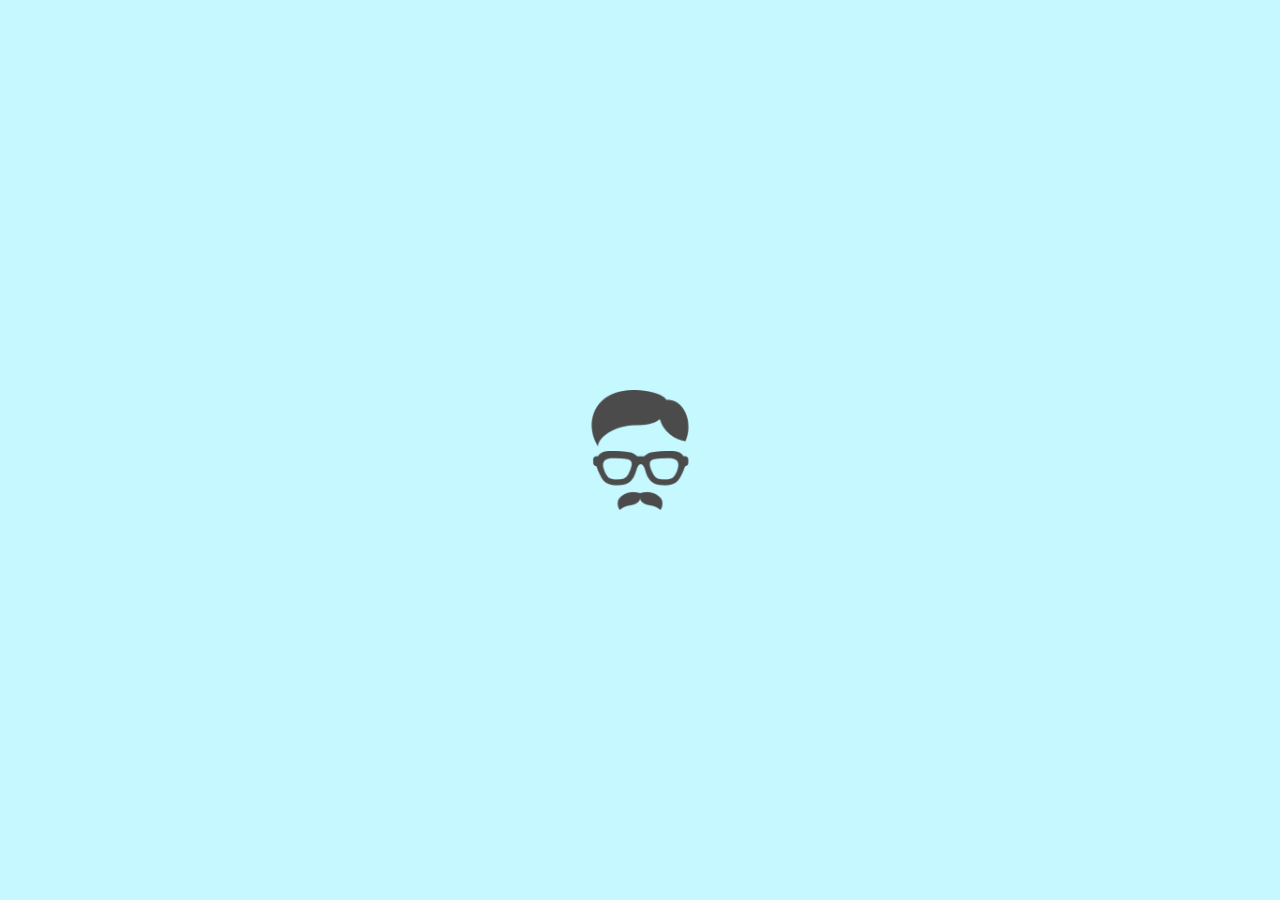
<file: docs/index.html>
<!DOCTYPE html>
<html>
<head>
    <meta charset="utf-8" />
    <title>ポートフォリオ 金澤知弘</title>
    <link rel="stylesheet" href="ポートフォリオ.css">
</head>

<body>
    <div class="shutter">
        <img src="Ptexture/icon.png" alt="ロゴ" class="logo"/>
      </div>
      <div class="img"></div>
    <header class="grovalNavigation">
        <div class="icon">
            <img src="Ptexture/icon.png" alt="アイコン"style="width: 40px;">
        </div>
        <div class="text-content">
            <p class="small-text">HAL大阪在学中</p>
            <p class="large-text">金澤知弘</p>
        </div>
    </header>
    <main   min-height:80%>
        <div class="container">
            <div class="localNavigation">
                <a href="index.html" class="button_h8">トップページ</a>
                <a href="ポートフォリオプロフィール.html" class="button_h8">プロフィール</a>
                <a href="ポートフォリオゲーム.html" class="button_h8">ゲーム作品</a>
                <a href="ポートフォリオweb.html" class="button_h8">web作品</a>
            </div>
        </div>
        <div class="content">
            <img src="Ptexture/HAL.texture.jpg" alt="画像の説明"style="width: 100%; height:600px;">
            <div class="overlay-text">今日も学び続ける</div>
        </div>
      >
    </main>
   
</body>
</html>
</file>
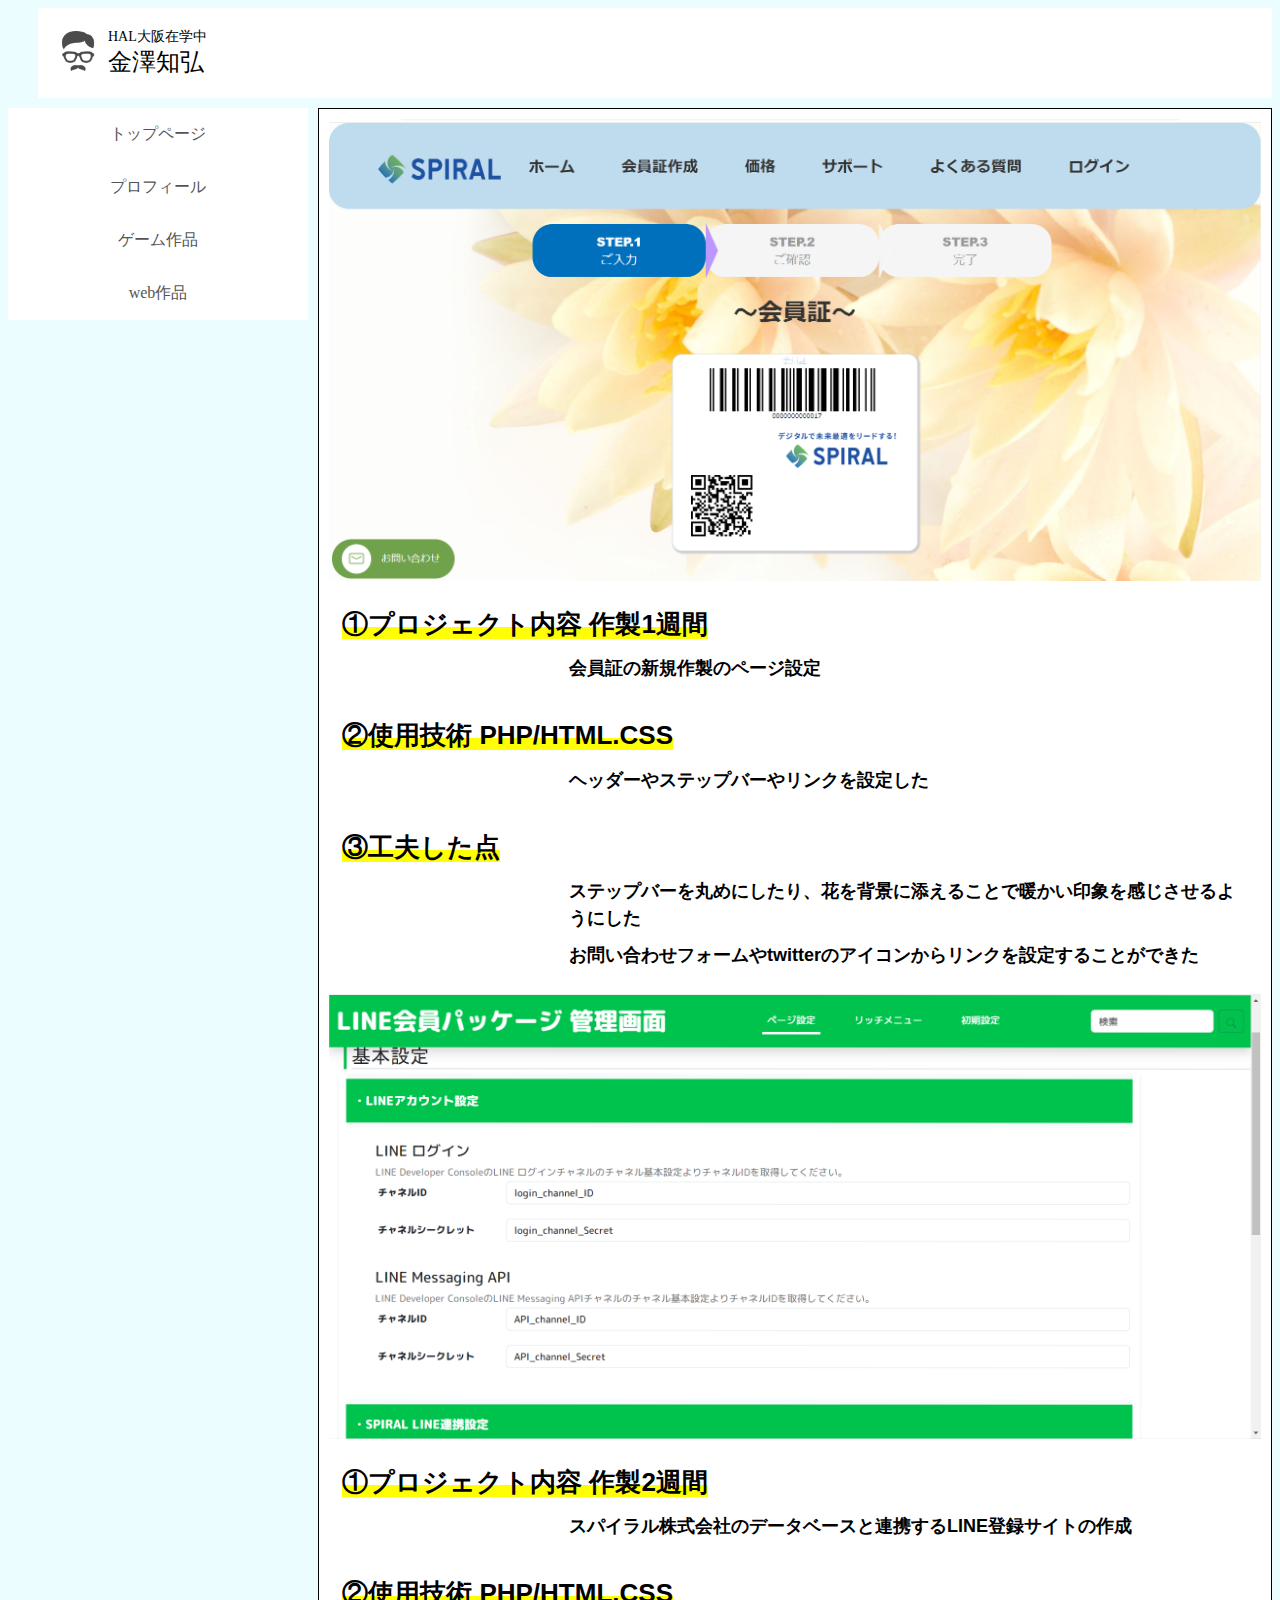
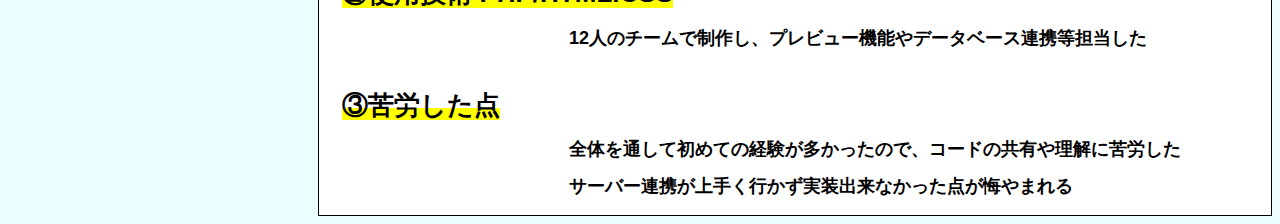
<file: docs/ポートフォリオweb.html>
<!DOCTYPE html>
<html>
<head>
    <meta charset="utf-8" />
    <title>ポートフォリオ 金澤知弘</title>
    <link rel="stylesheet" href="ポートフォリオ.css">
</head>

<body>
    <header class="grovalNavigation">
        <div class="icon">
            <a href="index.html">
                <img src="Ptexture/icon.png" alt="アイコン" style="width: 40px;">
            </a>
        </div>
        <div class="text-content">
            <p class="small-text">HAL大阪在学中</p>
            <p class="large-text">金澤知弘</p>
        </div>
    </header>
    <main>
        <div class="container">
            <div class="localNavigation">
                <a href="index.html" class="button_h8">トップページ</a>
                <a href="ポートフォリオプロフィール.html" class="button_h8">プロフィール</a>
                <a href="ポートフォリオゲーム.html" class="button_h8">ゲーム作品</a>
                <a href="ポートフォリオweb.html" class="button_h8">web作品</a>
            </div>
        </div>
        <div class="content">
            <div class="web作品" style="float: left;">
                <img src="Ptexture/Web.png" alt="アイコン" width="100%" style="margin-bottom:20px"style="margin-top:20px">
            </div>
             <div class="text-container" style="margin-left: 10px;">
                <div>
                    <h3 ><span>①プロジェクト内容 作製1週間</span></h3>
                </div>
                <div>
                    <p style="margin-left: 230px;">会員証の新規作製のページ設定</p>
                </div>
                <div>
                    <h3 ><span>②使用技術 PHP/HTML.CSS</span></h3>
                </div>
                <div>
                    <p style="margin-left: 230px;">ヘッダーやステップバーやリンクを設定した</p>
                </div>
                <div>
                    <h3 ><span>③工夫した点</span></h3>
                </div>
                <div>
                    <p style="margin-left: 230px;">ステップバーを丸めにしたり、花を背景に添えることで暖かい印象を感じさせるようにした</p>
                </div>
                <div>
                    <p style="margin-left: 230px;">お問い合わせフォームやtwitterのアイコンからリンクを設定することができた</p>
                </div>
            </div>
            <p style="margin-bottom:20px"></p>
            <div class="web作品" style="float: left;">
                <img src="Ptexture/LINE1.png" alt="アイコン" width="100%" style="margin-bottom:20px">
            </div >
            <div class="text-container" >
                <div>
                    <h3 ><span>①プロジェクト内容            作製2週間</span></h3>
                </div>
                <div>
                    <p style="margin-left: 230px;">スパイラル株式会社のデータベースと連携するLINE登録サイトの作成</p>
                </div>
                <div>
                    <h3 ><span>②使用技術 PHP/HTML.CSS</span></h3>
                </div>
                <div>
                    <p style="margin-left: 230px;">12人のチームで制作し、プレビュー機能やデータベース連携等担当した</p>
                </div>
                <div>
                    <h3 ><span>③苦労した点</span></h3>
                </div>
                <div>
                    <p style="margin-left: 230px;">全体を通して初めての経験が多かったので、コードの共有や理解に苦労した</p>
                </div>
                <div>
                    <p style="margin-left: 230px;"3>サーバー連携が上手く行かず実装出来なかった点が悔やまれる</p>
                </div>
            </div>
        </div>
    </main>
</body>
</html>
</file>
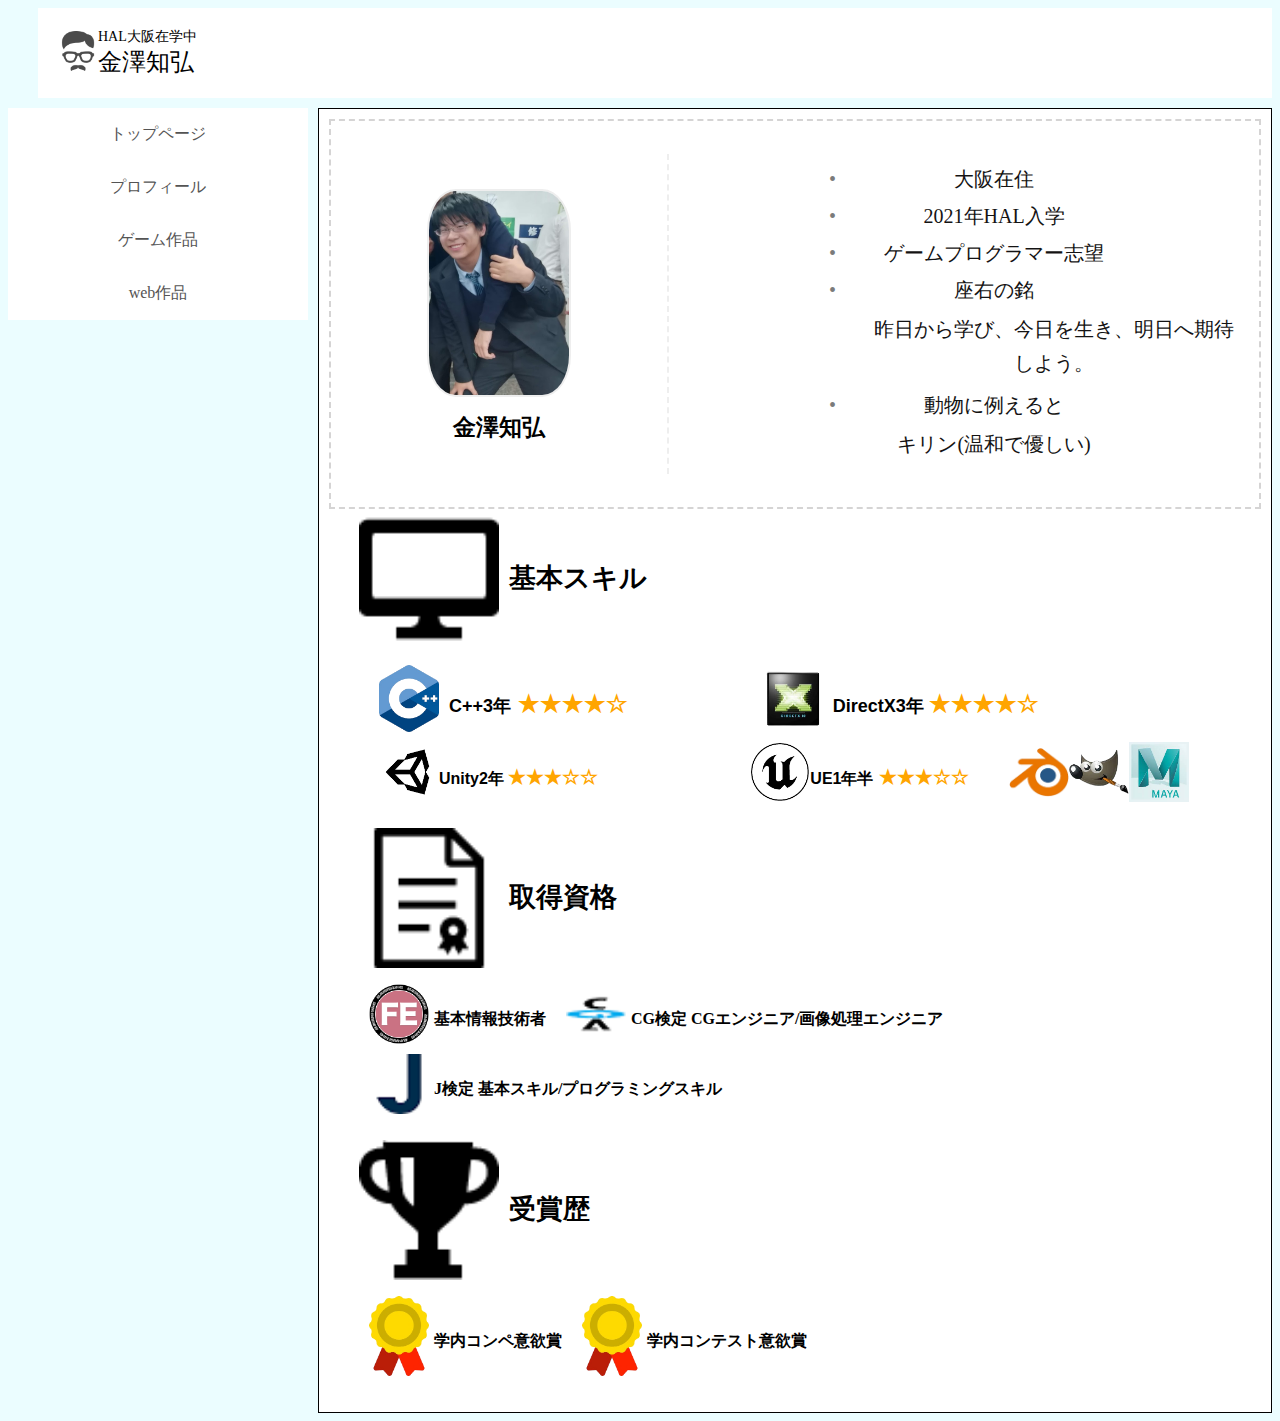
<file: docs/ポートフォリオプロフィール.html>
<!DOCTYPE html>
<html>
<head>
    <meta charset="utf-8" />
    <title>ポートフォリオ 金澤知弘</title>
    <link rel="stylesheet" href="ポートフォリオ.css">
</head>

<body>
    <header class="grovalNavigation">
        <a href="index.html">
            <img src="Ptexture/icon.png" alt="アイコン" style="width: 40px;">
        </a>
        </div>
        <div class="text-content">
            <p class="small-text">HAL大阪在学中</p>
            <p class="large-text">金澤知弘</p>
        </div>
    </header>
    <main>
        <div class="container">
            <div class="localNavigation">
            
                <a href="index.html" class="button_h8">トップページ</a>
                <a href="ポートフォリオプロフィール.html" class="button_h8">プロフィール</a>
                <a href="ポートフォリオゲーム.html" class="button_h8">ゲーム作品</a>
                <a href="ポートフォリオweb.html" class="button_h8">web作品</a>
            </div>
        </div>
        <div class="content">
            <div class="writer-profile-card">
                <div class="wp-left">
                    <div class="wp-img">
                        <img src="Ptexture/profile.jpg"style="width: 140px";>
                    </div>
                    <p class="wp-name">金澤知弘</p>
                   </div>
                <div class="wp-right">
                    <div class="ul-center">
                        <ul>
                            <li class="li-point">大阪在住</li>
                            <li class="li-point">2021年HAL入学</li>
                            <li class="li-point">   ゲームプログラマー志望</li>
                            <li class="li-point">座右の銘
                                <p style="padding-left: 120px;">昨日から学び、今日を生き、明日へ期待しよう。</p>
                            </li>
                            <li class="li-point">動物に例えると
                                <p>キリン(温和で優しい)</p>
                            </li>
                        </ul>
                    </div>
                </div>
            </div>
            <div class="image-center">
                <img src="Ptexture/基本技能.png" >
                <p>基本スキル</p>
            </div>
            <div class="text-container">
                <ul class="custom-list">
                    <li>
                        <div class="image-with-text">
                            <img src="Ptexture/C+.png" alt="C++アイコン">
                            <p class="star-rating">C++3年</p>
                            <img src="Ptexture/DirectX.png"alt="DirectXアイコン"style="margin-left: 125px">
                            <p>DirectX3年 </p>
                        </div>
                        <div class="image-with-text">
                            <img src="Ptexture/Unity.png">
                            <p1>Unity2年 </p1>
                            <img src="Ptexture/UE.png"style="margin-left: 152px">
                            <p1 class="star-rating">UE1年半</p1>
                            <img src="Ptexture/blender.png"style="margin-left: 40px">
                            <img src="Ptexture/GIMP.png">
                            <img src="Ptexture/Maya.jpg">
                        </div>
                    </li>
                </ul>
            </div>
            <div class="image-center">
                <img src="Ptexture/資格.png" >
                <p>取得資格</p>
            </div>
            <ul class="custom-list">
                <li>
                    <div class="image-with-text">
                        <img src="Ptexture/基本情報.png" alt="基本情報">
                        <text>基本情報技術者</text>
                        <img src="Ptexture/CG.png" alt="CG検定"style="margin-left: 20px">
                        <text>CG検定 CGエンジニア/画像処理エンジニア</text>
                    </div>
                </li>
                <li>
                    <div class="image-with-text">
                        <img src="Ptexture/J検定.png" alt="J検定">
                        <text>J検定 基本スキル/プログラミングスキル</text>
                    </div>
                </li>
            </ul>
            <div class="image-center">
                <img src="Ptexture/賞罰.png" >
                <p>受賞歴</p>
            </div>
            <ul class="custom-list">
                <li>
                    <div class="image-with-text">
                        <img src="Ptexture/賞.png" alt="賞">
                        <text>学内コンペ意欲賞</text>
                        <img src="Ptexture/賞.png" alt="賞"style="margin-left: 20px">
                        <text>学内コンテスト意欲賞</text>
                    </div>
                </li>
            </ul>
        </div>
    </main>
   
</body>
</html>
</file>
<file: docs/ポートフォリオ.css>
body {
    display: flex;
    flex-direction: column;
    background-color: #ebfdff;
}

.grovalNavigation {
    background-color: #ffffff;
    color: #000000;
    display: flex;
    align-items: center;
    padding: 20px;
    margin-left: 30px; /* 右に少しずらす */
}

.icon {
    margin-right: 10px;
}

.text-content {
    display: flex;
    flex-direction: column;
    
}

img {
    height: auto;
}

.small-text {
    font-size: 14px;
    margin: 0;
}

.large-text {
    font-size: 24px;
    margin: 0;
}

main {
    min-height: 100%;
    display: flex;
    margin-top: 10px;
}

.content {
    flex: 1;
    background-color: #ffffff;
    text-align: center;
    align-items: center; /* 画像と文章を中央に配置 */
    margin-left: 10px;
    height:auto;
    flex-direction: column;
    border: 1px solid #000; /* 1ピクセル幅の実線の枠線を黒色で設定 */
    padding: 10px; /* コンテンツと枠線の間に余白を追加 */
}

.localNavigation {
    width: 300px; /* デフォルトの幅 */
    text-align: center;
    background-color: #ffffff;
    color: #000000;
    display: flex;
    flex-direction: column; /* 縦方向に配置 */
}

/* ウィンドウ幅が特定の幅以下の場合に .localNavigation を縮小 */
@media (max-width: 768px) {
    .localNavigation {
        width: 150px; /* ウィンドウが縮小された場合の幅 */
    }
}

.container {
  height: 100%; /* 親要素の高さを100%に設定 */
  overflow: hidden; /* スクロールを無効にする */
  background-color: #eee; /* 背景色を設定 */
}

/* カーソルを合わせたときに表示を変える */
p.hover-sample:hover{
	color: #FF0000;
	font-size: 20px;
	font-weight: bold;
}
.button_h8{
    text-decoration: none;
    color: #545454;
    display: inline-block;
    padding: 1em 2em;
    text-align: center;
    position: relative;
    overflow: hidden;
    transition: 0.4s;
    cursor: pointer;
  }
  .button_h8:after {
    position: absolute;
    transition: 0.4s;
    content: "";
    width: 0;
    left: 50%;
    bottom: 0;
    height: 2px;
    background: #ffffff;
  }
  .button_h8:hover {
    box-shadow: inset 0px 0px 0px 3px #7f7e7e;
    text-decoration: none;
  }
  .overlay-text {
    position: absolute;
    top: 588px; /* 上からの位置を指定（px単位を使用） */
    left: 330px; /* 左からの位置を指定（px単位を使用） */
    background: rgba(0, 0, 0, 0.7); /* テキストの背景色 */
    color: #ffffff; /* テキストの色 */
    padding: 10px; /* 上下の余白 */
    font-family: "VDL ロゴJrブラック", sans-serif;
    font-weight: 900;
    font-style: normal;
    font-size: 80px;
    width: 1150px; /* 要素の横幅を自動調整 */
}
/*トップページ*/
/* 自己紹介 */

/* カード全体 */
.writer-profile-card {
  display: flex;
  justify-content: space-between;
  align-items: center;
  background: #fff;
  border: 2px dashed #d5d4d4;
}
/* カードの右・左共通 */
.wp-left, .wp-right {
  padding: 25px 20px;
}
/* カードの左側 */
.wp-left {
  width: 35%;
  border-right: 2px dashed #eee;
  text-align: center;
}
/* カードの右側 */
.wp-right {
  width: 65%;
}

/* 左側 */

/* 吹き出し */
.wp-label {
  position: relative;
  margin: 0 0 15px;
  padding: 10px 15px;
  border: 1px solid #222;
  display: inline-block;
  min-width: 120px;
  max-width: 100%;
  border-radius: 20px;
}
/* 三角 */
.wp-label::before,
.wp-label::after {
  content: '';
  border: 14px solid transparent;
  position: absolute;
  left: 50%;
  margin-left: -14px;
}
/* 線 */
.wp-label::before {
  border-top-color: #222;
  bottom: -28px;
}
/* 地 */
.wp-label::after {
  border-top-color: #fff;
  bottom: -27px;
}
/* 吹き出し内のテキスト */
.wp-label p {
  color: #222;
  font-size: 14px;
  font-weight: 700;
  line-height: 1.4;
}

/* 画像 */
.wp-img {
  width: 250px; /* 画像の幅を調整 */
  height: 200px; /* 画像の高さを調整 */
  margin: 10px auto;
}
/* 画像を丸く、枠線をつける */
.wp-img img {
  border-radius: 20%;
  border: 2px solid #eee;
}
/* 名前 */
.wp-name {
  font-size: 23px;
  font-weight: 700;
  line-height: 1.4;
  color: #000000;
  margin-bottom: 5px;
}


/* 右側 */

/* リストを左揃え・中央寄せに */
.ul-center {
  display: flex;
  align-items: center;
  flex-direction: column;

}
/* 最後の要素にだけ下に余白をつけない */
.ul-center ul li:not(:last-child) {
  padding-bottom: 3px;
}

/* リストの文字色 */
.ul-center ul .li-point {
color: #141313;
font-size: 20px;
font-weight: 400;
line-height: 1.7;
list-style-type: none; /* デフォルトのリストスタイルを非表示 */
position: relative; /* 相対位置を設定 */
padding-left: 20px; /* 点の左側の余白を設定 */
}

/* カスタムの点 */
.ul-center ul .li-point::before {
content: "•"; /* カスタムの点を追加 */
color: #7b7b7b; /* 点の色を設定 */
position: absolute; /* 点の位置を設定 */
left: 100px; /* 点を最初の文字の左隣に配置 */
top: 0;
}
/* リストの文字色 */
.-center ul .li-point {
  color: #7b7b7b;
  font-size: 20px;
  font-weight: 400;
  line-height: 1.7;
}


/* 文章を左揃え・中央寄せに */
.wp-content {
  text-align: center;
  display: block;
}

@media (max-width: 1000px) {
  /* カードを縦並びに */
  .writer-profile-card {
    display: block;
  }
  /* 左右の幅を100%に */
  .wp-left, .wp-right {
    width: 100%;
    padding: 35px 20px;
  }
  /* 点線を左から下に */
  .wp-left {
    border-right: none;
    border-bottom: 2px dashed #eee;
  }
}
.li-point p {
  margin: 5px 0; /* 上下に余白を設定（お好みの値に調整） */
}
.image-center {
display: flex;
align-items: center; /* 画像とテキストを縦方向に中央に配置 */
align-items: center; /* 垂直方向に中央に配置 */
}

.image-center img {
width: 140px;
height: auto;
margin-left: 30px;
}

.image-center p {
font-size: 27px;
font-weight: 800;
line-height: 1.7;
margin-left: 10px; /* 画像とテキストの間隔を設定 */
font-family: "VDL ロゴJrブラック", sans-serif;
}

.text-container p {
margin: 5px 0; /* 上下に余白を設定（お好みの値に調整） */
}
/* カスタムリストのスタイル */
.custom-list li {
  list-style-type: none; /* 点を非表示にする */
}
.image-with-text {
  display: flex; /* 画像とテキストを横に配置 */
  align-items: center; /* 画像とテキストを縦方向に中央に配置 */
  font-weight: 600;
}

.image-with-text img {
  width: 60px; /* 画像の幅を調整 */
  height: auto; /* 画像の高さを自動調整 */
  margin-right: 10px; /* 画像とテキストの間隔を設定 */
  padding-bottom: 10px;
}

.image-with-text p {
  margin: 0; /* テキストの上下の余白を削除 */
  font-size: 16px; /* テキストのフォントサイズを設定 */
  position: relative;
}

/* 星アイコンを追加 */
.image-with-text p::after {
  content: ' ★★★★☆'; /* ☆の数を調整 */
  color: orange; /* 星の色を設定 */
  font-size: 24px;
}

/* 星アイコンを追加 */
.image-with-text p1::after {
  content: ' ★★★☆☆'; /* ☆の数を調整 */
  color: orange; /* 星の色を設定 */
  font-size: 20px;
}

/* 最後の画像の右側に余分なスペースが表示されないようにする */
.image-with-text:last-child img {
  margin-right: 0; /* 最後の画像の右側のマージンを0に設定 */
}

.image-with-text text {
  margin: 0; /* テキストの上下の余白を削除 */
  font-size: 16px; /* テキストのフォントサイズを設定 */
  position: relative;
  margin-left: 5px;
}
/*プロフィール*/
.text-container {
  font-size: 16px; /* フォントサイズを調整 */
  font-family: Arial, sans-serif; /* フォントファミリーを指定 */
  line-height: 1.5; /* 行の高さを調整 */
  margin-top: 10px; /* 上部の余白を追加 */
  margin-left: 10px;
  text-align: left; /* テキストを左揃えにする */
}


.text-container p {
  font-size: 18px;
  font-weight: bold;
  display: inline-block;
  margin-right: 10px; /* 大項目と文の間に余白を追加 */
}


/*==================================================
アコーディオンのためのcss
===================================*/

/*アコーディオン全体*/
.accordion-area{
    list-style: none;
    width: 96%;
    max-width: 900px;
    margin:0 auto;
}

.accordion-area li{
    margin: 10px 0;
}

.accordion-area section {
  border: 1px solid #ccc;
}

/*アコーディオンタイトル*/
.title {
    position: relative;/*+マークの位置基準とするためrelative指定*/
    cursor: pointer;
    font-size:1rem;
    font-weight: normal;
    padding: 3% 3% 3% 50px;
    transition: all .5s ease;
}

/*アイコンの＋と×*/
.title::before,
.title::after{
    position: absolute;
    content:'';
    width: 15px;
    height: 2px;
    background-color: #333;
    
}
.title::before{
    top:48%;
    left: 15px;
    transform: rotate(0deg);
    
}
.title::after{    
    top:48%;
    left: 15px;
    transform: rotate(90deg);

}
/*　closeというクラスがついたら形状変化　*/
.title.close::before{
  transform: rotate(45deg);
}

.title.close::after{
  transform: rotate(-45deg);
}

/*アコーディオンで現れるエリア*/
.box {
    display: none;/*はじめは非表示*/
    background: #f3f3f3;
  margin:0 3% 3% 3%;
    padding: 3%;
}

/*========= レイアウトのためのCSS ===============*/


h2{
    text-align: center;
    margin: 30px 0;
    font-size:1rem;
}
                
h3 {
  padding: 0.2rem;
  margin-bottom: 0.2rem;
  font-weight: bold;
  font-size: 26px;
  
}

h3 span {
  background: linear-gradient(transparent 60%, #FFFE03 60%);
}

.portfolio-text {
  position: absolute;
  top: 588px; /* 上からの位置を指定 */
  left: 330px; /* 左からの位置を指定 */
  font-family: 'VDL ロゴJrブラック', sans-serif;
  font-weight: 900;
  font-style: normal;
  font-size: 80px;
  color: white;
}

.shutter{
  width: 100%;
  height: 100%;
  position:fixed;
  top:0;
  left:0;
  right:0;
  bottom:0;
  margin: auto;
  background-color:#c6f8ff;
  z-index:99;
  -webkit-animation: byeShutter 2.4s forwards;
  animation: byeShutter 2.4s forwards;
}
.logo {
  position: absolute;
  width: 120px;
  top: 0;
  left: 0;
  right: 0;
  bottom: 0;
  margin: auto;
  -webkit-animation: logo 0.8s forwards;
  animation: logo 0.8s forwards;
  animation-delay: 0.2s;
}
@keyframes byeShutter {
70% {
  opacity: 1;
}
100% {
  display: none;
  opacity: 0;
  z-index: -1;
}
}
@keyframes logo {
0% {
  opacity: 1;
}
  
50% {
  transform: rotate(0deg);     
}
  100% {
  transform: scale(0.8);
  }
}
</file>
